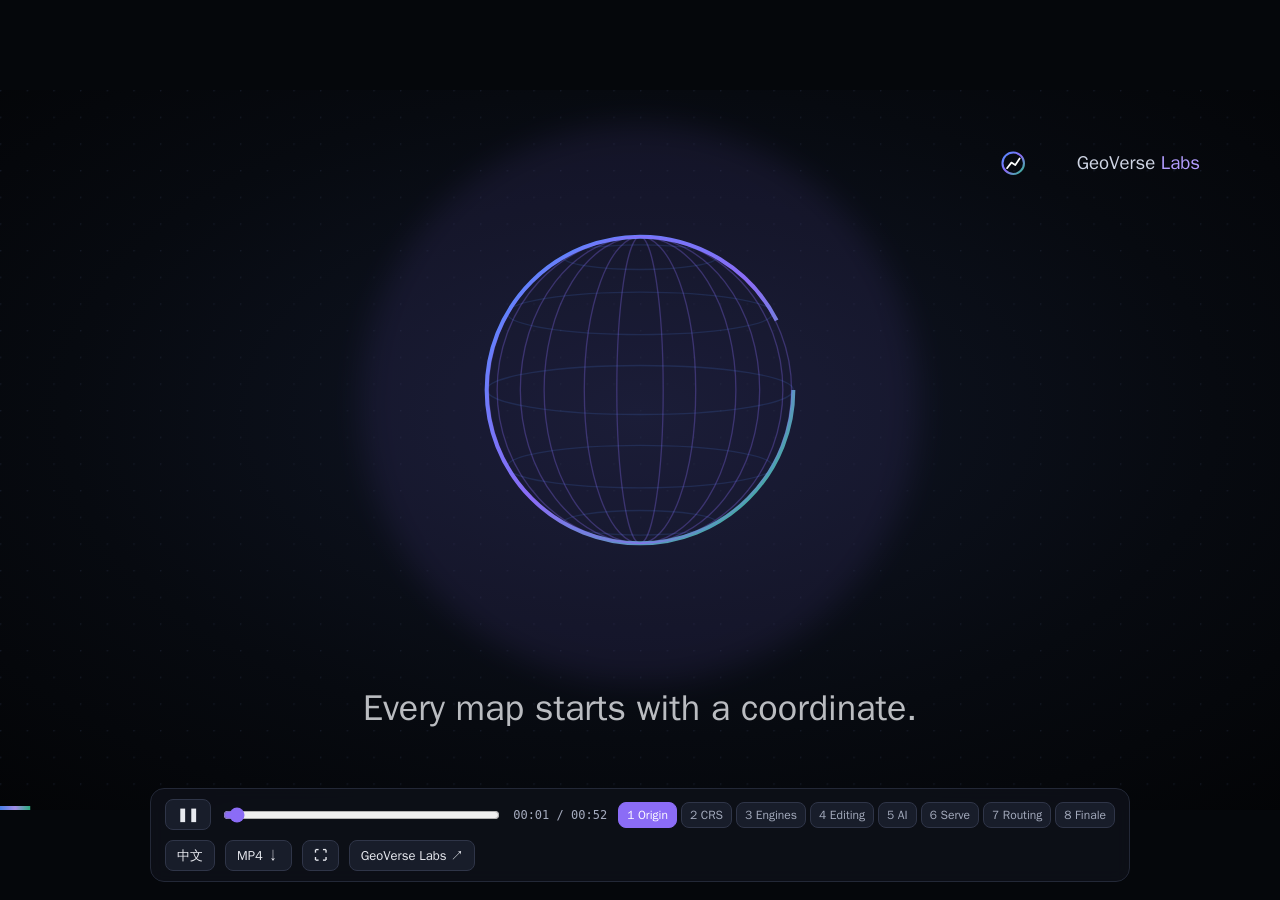
<file: film/index.html>
<!doctype html>
<html lang="zh-CN">
<head>
<meta charset="utf-8">
<meta name="viewport" content="width=device-width, initial-scale=1">
<title>GeoVerse Labs — 宣传片 · Film</title>
<meta name="description" content="GeoVerse Labs 52 秒宣传片：国内坐标系、双引擎地图 SDK、协作编辑平台、AI 空间运行时、瓦片服务与浏览器内寻路。">
<meta property="og:type" content="video.other">
<meta property="og:site_name" content="GeoVerse Labs">
<meta property="og:title" content="GeoVerse Labs — Film">
<meta property="og:description" content="The whole spatial toolchain in 52 seconds.">
<meta property="og:url" content="https://geoverselabs.github.io/.github/film/">
<meta property="og:image" content="https://geoverselabs.github.io/.github/assets/film/og-film.jpg">
<meta property="og:image:width" content="1200">
<meta property="og:image:height" content="630">
<meta property="og:video" content="https://geoverselabs.github.io/.github/assets/film/geoverse-film-en.mp4">
<meta property="og:video:type" content="video/mp4">
<meta property="og:video:width" content="1920">
<meta property="og:video:height" content="1080">
<meta name="twitter:card" content="summary_large_image">
<meta name="theme-color" content="#05070b">
<link rel="icon" href="../assets/logo.svg" type="image/svg+xml">
<style>
  :root {
    --bg: #05070b;
    --font: "Inter", "Noto Sans SC", -apple-system, BlinkMacSystemFont, "Segoe UI", "PingFang SC", "Hiragino Sans GB", "Microsoft YaHei", "WenQuanYi Zen Hei", sans-serif;
    --mono: "JetBrains Mono", ui-monospace, "SF Mono", Consolas, "DejaVu Sans Mono", monospace;
    color-scheme: dark;
  }
  html, body { margin: 0; height: 100%; background: var(--bg); color: #e8eaf0; font-family: var(--font); overflow: hidden; }
  .stage { position: fixed; inset: 0; display: grid; place-items: center; }
  #film { width: min(100vw, calc(100vh * 16 / 9)); height: auto; aspect-ratio: 16 / 9; display: block; }
  #film text { font-family: var(--font); }
  #film .mono { font-family: var(--mono); }
  .controls {
    position: fixed; left: 50%; bottom: 18px; transform: translateX(-50%);
    width: min(980px, calc(100vw - 24px)); box-sizing: border-box;
    display: flex; align-items: center; gap: 10px; flex-wrap: wrap;
    padding: 10px 14px; border-radius: 14px;
    background: rgba(14, 17, 25, .86); border: 1px solid #232837; backdrop-filter: blur(8px);
    font: 13px/1.2 var(--font); transition: opacity .3s;
  }
  .controls.idle { opacity: 0; pointer-events: none; }
  .controls button, .controls a {
    font: 600 13px/1 var(--font); color: #e8eaf0; background: #181d2a; border: 1px solid #2f3548;
    border-radius: 8px; padding: 8px 11px; cursor: pointer; text-decoration: none; white-space: nowrap;
  }
  .controls button:hover, .controls a:hover { border-color: #4a5370; }
  #scrub { flex: 1 1 240px; accent-color: #8b6cf6; min-width: 160px; }
  #time { font: 12px var(--mono); color: #a4abbd; min-width: 96px; text-align: center; }
  .chapters { display: flex; gap: 4px; flex-wrap: wrap; }
  .chapters button { padding: 6px 8px; font-size: 12px; color: #a4abbd; }
  .chapters button.on { color: #fff; background: #8b6cf6; border-color: #8b6cf6; }
  body.capture .controls, body.embed .controls { display: none; }
  @media (max-width: 640px) { .chapters { display: none; } .controls { gap: 6px; padding: 8px; } }
</style>
<script>
  (function () {
    var l = null, q = new URLSearchParams(location.search);
    if (q.get('lang') === 'en' || q.get('lang') === 'zh') l = q.get('lang');
    else { try { l = localStorage.getItem('gv-lang'); } catch (e) { /* ignore */ } }
    if (!l) l = /^zh/i.test(navigator.language || '') ? 'zh' : 'en';
    window.__lang = l;
    document.documentElement.lang = l === 'en' ? 'en' : 'zh-CN';
  })();
</script>
</head>
<body>
<div class="stage">
  <svg id="film" viewBox="0 0 1920 1080" role="img" aria-label="GeoVerse Labs film"></svg>
</div>
<div class="controls" id="controls">
  <button type="button" id="play" aria-label="Play / pause">❚❚</button>
  <input type="range" id="scrub" min="0" max="52000" step="10" value="0" aria-label="Seek">
  <span id="time">00:00 / 00:52</span>
  <div class="chapters" id="chapters"></div>
  <button type="button" id="lang">EN</button>
  <a id="dl" href="../assets/film/geoverse-film-zh.mp4" download>MP4 ↓</a>
  <button type="button" id="fs" aria-label="Fullscreen">⛶</button>
  <a href="../">GeoVerse Labs ↗</a>
</div>

<script>
(function () {
  'use strict';
  var NS = 'http://www.w3.org/2000/svg';
  var svg = document.getElementById('film');
  var Q = new URLSearchParams(location.search);
  var CAPTURE = Q.get('capture') === '1';
  var EMBED = Q.get('embed') === '1';
  if (CAPTURE) document.body.classList.add('capture');
  if (EMBED) document.body.classList.add('embed');
  var LANG = window.__lang;
  var TOTAL = 52;

  /* ---------------- helpers ---------------- */
  function el(tag, attrs, parent) {
    var e = document.createElementNS(NS, tag);
    if (attrs) for (var k in attrs) e.setAttribute(k, attrs[k]);
    (parent || svg).appendChild(e);
    return e;
  }
  function set(e, attrs) { for (var k in attrs) e.setAttribute(k, attrs[k]); }
  function clamp(v, a, b) { return Math.max(a === undefined ? 0 : a, Math.min(b === undefined ? 1 : b, v)); }
  function seg(t, a, b) { return clamp((t - a) / (b - a)); }
  function ease(x) { return x < .5 ? 4 * x * x * x : 1 - Math.pow(-2 * x + 2, 3) / 2; }
  function easeOut(x) { return 1 - Math.pow(1 - x, 3); }
  function lerp(a, b, t) { return a + (b - a) * t; }
  function rng(seed) { var s = seed; return function () { s = (s * 16807) % 2147483647; return (s - 1) / 2147483646; }; }
  var I18N = [];
  function txt(parent, attrs, zh, en) {
    var t = el('text', attrs, parent);
    I18N.push({ el: t, zh: zh, en: en });
    t.textContent = LANG === 'en' ? en : zh;
    return t;
  }
  function relabel() {
    I18N.forEach(function (r) { r.el.textContent = LANG === 'en' ? r.en : r.zh; });
    fitPills();
  }
  var PILLS = [];
  function pill(parent, x, y, color, zh, en, opts) {
    opts = opts || {};
    var g = el('g', { transform: 'translate(' + x + ' ' + y + ')' }, parent);
    var h = opts.h || 52, fs = opts.fs || 24;
    var r = el('rect', { x: 0, y: -h / 2, height: h, rx: h / 2, fill: opts.fill || 'rgba(16,19,26,.92)', stroke: opts.stroke || '#2f3548', 'stroke-width': 1.5 }, g);
    var dot = el('circle', { cx: h / 2, cy: 0, r: fs * .3, fill: color }, g);
    var t = txt(g, { x: h / 2 + fs * .75, y: fs * .36, 'font-size': fs, 'font-weight': opts.weight || 600, fill: opts.textFill || '#e8eaf0', class: opts.mono ? 'mono' : '' }, zh, en === undefined ? zh : en);
    var p = { g: g, rect: r, text: t, h: h, fs: fs, align: opts.align || 'left', x: x, y: y, dot: dot };
    PILLS.push(p);
    return p;
  }
  function fitPills() {
    PILLS.forEach(function (p) {
      var w = p.text.getComputedTextLength() + p.h / 2 + p.fs * .75 + p.h * .45;
      p.rect.setAttribute('width', w);
      p.w = w;
      if (p.align === 'right') p.g.setAttribute('transform', 'translate(' + (p.x - w) + ' ' + p.y + ')');
      if (p.align === 'center') p.g.setAttribute('transform', 'translate(' + (p.x - w / 2) + ' ' + p.y + ')');
    });
  }
  function caption(g, zh, en, subZh, subEn) {
    var c = el('g', {}, g);
    var main = txt(c, { x: 960, y: 940, 'text-anchor': 'middle', 'font-size': 54, 'font-weight': 700, fill: '#f2f4f8' }, zh, en);
    var sub = subZh ? txt(c, { x: 960, y: 1000, 'text-anchor': 'middle', 'font-size': 29, fill: '#a4abbd' }, subZh, subEn) : null;
    return {
      g: c,
      show: function (lt, a, b) {
        var i = easeOut(seg(lt, a, a + .6)), o = b === undefined ? 1 : 1 - seg(lt, b, b + .4);
        c.setAttribute('opacity', Math.min(i, o));
        c.setAttribute('transform', 'translate(0 ' + (1 - i) * 18 + ')');
      }
    };
  }

  /* ---------------- defs + backdrop ---------------- */
  var defs = el('defs');
  defs.innerHTML =
    '<linearGradient id="brand" x1="0" y1="0" x2="1" y2="1"><stop offset="0" stop-color="#4f8cff"/><stop offset=".5" stop-color="#8b6cf6"/><stop offset="1" stop-color="#2fbf8a"/></linearGradient>' +
    '<linearGradient id="brandH" x1="0" y1="0" x2="1" y2="0"><stop offset="0" stop-color="#4f8cff"/><stop offset=".5" stop-color="#b39dff"/><stop offset="1" stop-color="#2fbf8a"/></linearGradient>' +
    '<radialGradient id="vig" cx=".5" cy=".45" r=".75"><stop offset="0" stop-color="#101626"/><stop offset=".6" stop-color="#070a10"/><stop offset="1" stop-color="#030406"/></radialGradient>' +
    '<pattern id="dots" width="40" height="40" patternUnits="userSpaceOnUse"><circle cx="1" cy="1" r="1.2" fill="#1a2030"/></pattern>' +
    '<filter id="glow" x="-50%" y="-50%" width="200%" height="200%"><feGaussianBlur stdDeviation="7" result="b"/><feMerge><feMergeNode in="b"/><feMergeNode in="SourceGraphic"/></feMerge></filter>' +
    '<filter id="soft" x="-50%" y="-50%" width="200%" height="200%"><feGaussianBlur stdDeviation="22"/></filter>' +
    '<clipPath id="frameClip"><rect x="240" y="170" width="1440" height="630" rx="22"/></clipPath>' +
    '<clipPath id="clipL"><rect id="clipLr" x="240" y="170" width="720" height="630"/></clipPath>' +
    '<clipPath id="clipR"><rect id="clipRr" x="960" y="170" width="720" height="630"/></clipPath>';
  el('rect', { width: 1920, height: 1080, fill: 'url(#vig)' });
  el('rect', { width: 1920, height: 1080, fill: 'url(#dots)', opacity: .7 });
  var glowBlob = el('circle', { cx: 960, cy: 470, r: 420, fill: '#8b6cf6', opacity: .08, filter: 'url(#soft)' });

  var SCENES = [];
  function scene(start, end, titleZh, titleEn) {
    var g = el('g', { display: 'none' });
    var s = { start: start, end: end, g: g, update: function () {}, zh: titleZh, en: titleEn };
    SCENES.push(s);
    return s;
  }

  /* =========================================================
     S1 · ORIGIN  (0 – 6)
     ========================================================= */
  var s1 = scene(0, 6, '坐标', 'Origin');
  (function () {
    var root = el('g', {}, s1.g);
    var globe = el('g', {}, root);
    var R = 230;
    var outer = el('circle', { r: R, fill: 'none', stroke: 'url(#brand)', 'stroke-width': 6, pathLength: 1, 'stroke-dasharray': 1, 'stroke-dashoffset': 1 }, globe);
    var mer = [];
    for (var k = 0; k < 6; k++) mer.push(el('ellipse', { rx: R, ry: R, fill: 'none', stroke: '#8b6cf6', 'stroke-width': 2, opacity: 0 }, globe));
    var par = [];
    [-60, -30, 0, 30, 60].forEach(function (lat) {
      var rx = R * Math.cos(lat * Math.PI / 180);
      par.push(el('ellipse', { cx: 0, cy: -R * Math.sin(lat * Math.PI / 180), rx: rx, ry: rx * .16, fill: 'none', stroke: '#4f8cff', 'stroke-width': 2, opacity: 0 }, globe));
    });
    var D = { x: 92, y: -118 };
    var rings = [0, 1].map(function () { return el('circle', { cx: D.x, cy: D.y, r: 10, fill: 'none', stroke: '#fcd34d', 'stroke-width': 3, opacity: 0 }, globe); });
    var dot = el('circle', { cx: D.x, cy: D.y, r: 11, fill: '#fcd34d', opacity: 0, filter: 'url(#glow)' }, globe);
    var coord = el('text', { x: 960, y: 790, 'text-anchor': 'middle', 'font-size': 34, fill: '#fcd34d', class: 'mono', 'letter-spacing': 2 }, root);
    var COORD = '39.9087° N   116.3974° E';
    var cap = caption(s1.g, '每一张地图，都从一个坐标开始。', 'Every map starts with a coordinate.');
    s1.update = function (lt) {
      set(outer, { 'stroke-dashoffset': 1 - ease(seg(lt, .2, 1.6)) });
      var ph = lt * .55;
      mer.forEach(function (m, i) {
        set(m, { rx: Math.abs(R * Math.cos(ph + i * Math.PI / 6)), opacity: .5 * seg(lt, .6, 1.6) });
      });
      par.forEach(function (p) { p.setAttribute('opacity', .35 * seg(lt, .8, 1.8)); });
      var a = seg(lt, 1.4, 1.8);
      dot.setAttribute('opacity', a);
      rings.forEach(function (r, i) {
        var f = ((lt * 1.1) + i * .5) % 1;
        set(r, { r: 12 + f * 46, opacity: a * (1 - f) });
      });
      var n = Math.floor(seg(lt, 1.8, 3.0) * COORD.length);
      coord.textContent = COORD.slice(0, n) + (n < COORD.length && lt > 1.8 && Math.floor(lt * 4) % 2 ? '▍' : '');
      coord.setAttribute('opacity', 1 - seg(lt, 4.9, 5.4));
      cap.show(lt, 1.0, 4.9);
      var z = 1 + 5 * ease(seg(lt, 4.9, 6.2));
      globe.setAttribute('transform', 'translate(960 450) translate(' + D.x + ' ' + D.y + ') scale(' + z + ') translate(' + (-D.x) + ' ' + (-D.y) + ')');
    };
  })();

  /* =========================================================
     S2 · THREE COORDINATE SYSTEMS  (6 – 13)
     ========================================================= */
  var s2 = scene(6, 13, '坐标系', 'CRS');
  (function () {
    var tag = pill(s2.g, 120, 110, '#8b6cf6', 'GeoVerse SDK · 国内坐标系', 'GeoVerse SDK · China CRS');
    var streets = el('g', { opacity: 0 }, s2.g);
    var st = el('g', { transform: 'rotate(-8 960 520)' }, streets);
    for (var x = 120; x <= 1800; x += 120) el('line', { x1: x, y1: 140, x2: x, y2: 900, stroke: x % 480 === 0 ? '#25314a' : '#161d2b', 'stroke-width': x % 480 === 0 ? 9 : 4 }, st);
    for (var y = 160; y <= 900; y += 110) el('line', { x1: 80, y1: y, x2: 1840, y2: y, stroke: y === 600 ? '#25314a' : '#161d2b', 'stroke-width': y === 600 ? 9 : 4 }, st);
    var C = { x: 820, y: 570 }, G = { x: 820 + 192, y: 570 - 56 }, B = { x: 820 + 390, y: 570 - 296 };
    function marker(color, label, sub, left) {
      var g = el('g', { opacity: 0 }, s2.g);
      var dx = left ? -36 : 36, anchor = left ? 'end' : 'start';
      el('circle', { r: 30, fill: color, opacity: .18 }, g);
      el('circle', { r: 13, fill: color, stroke: '#05070b', 'stroke-width': 3 }, g);
      var l = txt(g, { x: dx, y: -8, 'font-size': 30, 'font-weight': 700, fill: color, class: 'mono', 'text-anchor': anchor }, label[0], label[1]);
      var s = txt(g, { x: dx, y: 28, 'font-size': 23, fill: '#a4abbd', 'text-anchor': anchor }, sub[0], sub[1]);
      return { g: g, l: l, s: s };
    }
    var aW = el('line', { stroke: '#6f778b', 'stroke-width': 3, 'stroke-dasharray': '8 8' }, s2.g);
    var aB = el('line', { stroke: '#6f778b', 'stroke-width': 3, 'stroke-dasharray': '8 8' }, s2.g);
    var mB = marker('#fb7185', ['BD-09', 'BD-09'], ['百度 · +1378 m', 'Baidu · +1,378 m']);
    var mG = marker('#fbbf24', ['GCJ-02', 'GCJ-02'], ['高德 / 腾讯 · +555 m', 'Amap / Tencent · +555 m']);
    var mW = marker('#ffffff', ['WGS-84', 'WGS-84'], ['真实位置 · GPS', 'True position · GPS'], true);
    var check = el('circle', { cx: C.x, cy: C.y, r: 40, fill: 'none', stroke: '#2fbf8a', 'stroke-width': 4, opacity: 0 }, s2.g);
    var cap1 = caption(s2.g, '在中国，同一个点有三套坐标。', 'In China, one place has three sets of coordinates.',
      'WGS-84 · GCJ-02 · BD-09——相差数百米，甚至上千米', 'WGS-84 · GCJ-02 · BD-09 — hundreds of metres, even a kilometre apart');
    var cap2 = caption(s2.g, 'GeoVerse 对外恒为 WGS-84，纠偏在引擎里完成。', 'GeoVerse speaks WGS-84. Correction happens inside the engine.',
      'OpenLayers 在投影层纠偏，MapLibre 在数据出入边界纠偏', 'At the projection layer in OpenLayers, at the data boundary in MapLibre');
    s2.update = function (lt) {
      tag.g.setAttribute('opacity', seg(lt, .1, .6));
      streets.setAttribute('opacity', seg(lt, 0, .7));
      var w = easeOut(seg(lt, .3, .8));
      set(mW.g, { opacity: w, transform: 'translate(' + C.x + ' ' + C.y + ') scale(' + (.6 + .4 * w) + ')' });
      var back = ease(seg(lt, 4.4, 5.4));
      var g1 = ease(seg(lt, 1.2, 2.2)) * (1 - back), b1 = ease(seg(lt, 2.4, 3.4)) * (1 - back);
      var gx = lerp(C.x, G.x, g1), gy = lerp(C.y, G.y, g1);
      var bx = lerp(gx, B.x, b1), by = lerp(gy, B.y, b1);
      set(mG.g, { opacity: seg(lt, 1.2, 1.5) * (1 - seg(lt, 5.1, 5.4)), transform: 'translate(' + gx + ' ' + gy + ')' });
      set(mB.g, { opacity: seg(lt, 2.4, 2.7) * (1 - seg(lt, 5.1, 5.4)), transform: 'translate(' + bx + ' ' + by + ')' });
      mG.s.setAttribute('opacity', seg(lt, 2.0, 2.4)); mB.s.setAttribute('opacity', seg(lt, 3.2, 3.6));
      set(aW, { x1: C.x, y1: C.y, x2: gx, y2: gy, opacity: seg(lt, 1.4, 1.8) * (1 - back) });
      set(aB, { x1: gx, y1: gy, x2: bx, y2: by, opacity: seg(lt, 2.6, 3.0) * (1 - back) });
      var ck = seg(lt, 5.3, 5.9);
      set(check, { opacity: ck * (1 - seg(lt, 6.6, 7)), r: 30 + ck * 26 });
      streets.setAttribute('transform', 'translate(' + (1 - back) * -16 + ' ' + (1 - back) * 6 + ')');
      cap1.show(lt, .7, 4.2);
      cap2.show(lt, 4.6);
    };
  })();

  /* =========================================================
     S3 · DUAL ENGINE (SDK)  (13 – 20)
     ========================================================= */
  var s3 = scene(13, 20, '双引擎', 'Engines');
  (function () {
    var tag = pill(s3.g, 120, 110, '#8b6cf6', 'GeoVerse SDK', 'GeoVerse SDK');
    var frame = el('g', { 'clip-path': 'url(#frameClip)' }, s3.g);
    var r = rng(13);
    function riverY(x) { return 520 + 80 * Math.sin((x - 240) / 230) - (x - 240) * .04; }
    var riverD = 'M 200 ' + riverY(200);
    for (var x = 220; x <= 1720; x += 20) riverD += ' L ' + x + ' ' + riverY(x).toFixed(1);
    var blocks = [];
    for (var bx = 250; bx < 1680; bx += 70) for (var by = 180; by < 800; by += 70) {
      if (Math.abs(by + 20 - riverY(bx + 20)) < 75 || r() < .42) continue;
      var w = 22 + r() * 30, h = 22 + r() * 30;
      blocks.push([bx + 8 + r() * 10, by + 8 + r() * 10, w, h]);
    }
    var parks = ['M 300 210 L 520 200 L 540 330 L 330 360 Z', 'M 1300 640 L 1520 610 L 1560 760 L 1330 790 Z', 'M 820 210 L 980 220 L 960 300 L 800 290 Z'];
    var majors = ['M 240 330 L 1680 300', 'M 240 700 L 1680 730', 'M 560 170 L 600 800', 'M 1180 170 L 1150 800', 'M 240 800 L 900 170'];
    function city(st, clip) {
      var g = el('g', { 'clip-path': 'url(#' + clip + ')' }, frame);
      el('rect', { x: 240, y: 170, width: 1440, height: 630, fill: st.bg }, g);
      var grid = el('g', { stroke: st.minor, 'stroke-width': st.minorW }, g);
      for (var x2 = 240; x2 <= 1680; x2 += 70) el('line', { x1: x2, y1: 170, x2: x2 + 20, y2: 800 }, grid);
      for (var y2 = 170; y2 <= 800; y2 += 70) el('line', { x1: 240, y1: y2, x2: 1680, y2: y2 - 14 }, grid);
      parks.forEach(function (d) { el('path', { d: d, fill: st.park }, g); });
      el('path', { d: riverD, fill: 'none', stroke: st.water, 'stroke-width': 64, 'stroke-linecap': 'round' }, g);
      var bg = el('g', { fill: st.bldg }, g);
      blocks.forEach(function (b) { el('rect', { x: b[0], y: b[1], width: b[2], height: b[3], rx: st.round }, bg); });
      var mg = el('g', { fill: 'none', stroke: st.major, 'stroke-width': st.majorW, 'stroke-linecap': 'round', filter: st.glow ? 'url(#glow)' : null }, g);
      if (!st.glow) mg.removeAttribute('filter');
      majors.forEach(function (d) { el('path', { d: d }, mg); });
      if (st.tiles) {
        var tg = el('g', { stroke: 'rgba(79,140,255,.14)', 'stroke-width': 1.5 }, g);
        for (var x3 = 240; x3 <= 1680; x3 += 256) el('line', { x1: x3, y1: 170, x2: x3, y2: 800 }, tg);
        for (var y3 = 170; y3 <= 800; y3 += 256) el('line', { x1: 240, y1: y3, x2: 1680, y2: y3 }, tg);
      }
      return g;
    }
    city({ bg: '#0d1424', minor: '#1b2741', minorW: 3, park: '#13283d', water: '#1c3f70', bldg: '#18233c', round: 0, major: '#4f8cff', majorW: 9, tiles: true }, 'clipL');
    city({ bg: '#0a1613', minor: '#163029', minorW: 3.5, park: '#113a2d', water: '#13493d', bldg: '#14302a', round: 5, major: '#2fbf8a', majorW: 10, glow: true }, 'clipR');
    el('rect', { x: 240, y: 170, width: 1440, height: 630, rx: 22, fill: 'none', stroke: '#2f3548', 'stroke-width': 2 }, s3.g);
    var divider = el('g', {}, s3.g);
    el('rect', { x: -2, y: 170, width: 4, height: 630, fill: '#fff', opacity: .9 }, divider);
    el('circle', { cx: 0, cy: 485, r: 26, fill: '#e8eaf0' }, divider);
    el('text', { x: 0, y: 494, 'text-anchor': 'middle', 'font-size': 24, 'font-weight': 700, fill: '#0a0c11' }, divider).textContent = '‹ ›';
    var cl = pill(s3.g, 268, 214, '#4f8cff', 'OpenLayers 10', 'OpenLayers 10');
    var cr = pill(s3.g, 1652, 214, '#2fbf8a', 'MapLibre GL 5', 'MapLibre GL 5', { align: 'right' });
    var code = el('g', { transform: 'translate(272 640)' }, s3.g);
    el('rect', { width: 620, height: 128, rx: 16, fill: 'rgba(8,10,16,.9)', stroke: '#2f3548', 'stroke-width': 1.5 }, code);
    var l1 = el('text', { x: 28, y: 52, 'font-size': 27, class: 'mono' }, code);
    var l2 = el('text', { x: 28, y: 98, 'font-size': 27, class: 'mono' }, code);
    function codeLine(t, engine, on, color) {
      t.innerHTML = '<tspan fill="' + (on ? color : '#4a5370') + '">' + (on ? '▸ ' : '  ') + '</tspan>' +
        '<tspan fill="' + (on ? '#7dd3fc' : '#3a4258') + '">createMap</tspan><tspan fill="' + (on ? '#cfd5e4' : '#3a4258') + '">({ engine: </tspan>' +
        '<tspan fill="' + (on ? '#86efac' : '#3a4258') + '">\'' + engine + '\'</tspan><tspan fill="' + (on ? '#cfd5e4' : '#3a4258') + '"> })</tspan>';
    }
    var cap = caption(s3.g, '一套 API，两种渲染引擎。', 'One API. Two rendering engines.',
      '坐标恒为 WGS-84；引擎独有能力走 getEngine() 逃生舱', 'Coordinates stay WGS-84; engine-only features through the getEngine() escape hatch');
    var clipL = document.getElementById('clipLr'), clipR = document.getElementById('clipRr');
    var lastActive = null;
    s3.update = function (lt) {
      tag.g.setAttribute('opacity', seg(lt, .1, .6));
      var sx;
      if (lt < 1) sx = 1680;
      else if (lt < 2.4) sx = lerp(1680, 240, ease(seg(lt, 1, 2.4)));
      else if (lt < 3.6) sx = lerp(240, 960, ease(seg(lt, 2.4, 3.6)));
      else sx = 960 + 300 * Math.sin((lt - 3.6) * 1.5);
      set(clipL, { width: Math.max(0, sx - 240) });
      set(clipR, { x: sx, width: Math.max(0, 1680 - sx) });
      divider.setAttribute('transform', 'translate(' + sx + ' 0)');
      divider.setAttribute('opacity', seg(lt, .8, 1.1));
      cl.g.setAttribute('opacity', clamp((sx - 300) / 300));
      cr.g.setAttribute('opacity', clamp((1620 - sx) / 300));
      var active = sx > 960 ? 'ol' : 'libre';
      if (active !== lastActive) {
        codeLine(l1, 'ol', active === 'ol', '#4f8cff');
        codeLine(l2, 'libre', active === 'libre', '#2fbf8a');
        lastActive = active;
      }
      code.setAttribute('opacity', seg(lt, 1.2, 1.7));
      cap.show(lt, .6);
    };
  })();

  /* =========================================================
     S4 · EDITING & COLLABORATION (Live)  (20 – 27)
     ========================================================= */
  var s4 = scene(20, 27, '编辑协作', 'Editing');
  (function () {
    var tag = pill(s4.g, 120, 110, '#4f8cff', 'GeoVerse Live', 'GeoVerse Live');
    var win = el('g', {}, s4.g);
    el('rect', { x: 240, y: 160, width: 1440, height: 640, rx: 22, fill: '#0d111a', stroke: '#2f3548', 'stroke-width': 2 }, win);
    el('path', { d: 'M 262 160 H 1658 A 22 22 0 0 1 1680 182 V 210 H 240 V 182 A 22 22 0 0 1 262 160 Z', fill: '#141823' }, win);
    ['#fb7185', '#fbbf24', '#34d399'].forEach(function (c, i) { el('circle', { cx: 272 + i * 26, cy: 185, r: 7, fill: c, opacity: .8 }, win); });
    txt(win, { x: 960, y: 194, 'text-anchor': 'middle', 'font-size': 22, fill: '#a4abbd' }, 'GeoVerse Live · 城市更新规划', 'GeoVerse Live · Urban renewal plan');
    el('rect', { x: 240, y: 210, width: 70, height: 590, fill: '#10141e' }, win);
    for (var i = 0; i < 7; i++) el('rect', { x: 257, y: 232 + i * 64, width: 36, height: 36, rx: 9, fill: i === 3 ? '#8b6cf6' : '#1d2333' }, win);
    var map = el('g', {}, win);
    el('rect', { x: 310, y: 210, width: 1060, height: 590, fill: '#0e1420' }, map);
    var mg = el('g', { stroke: '#1a2233', 'stroke-width': 6 }, map);
    el('line', { x1: 310, y1: 470, x2: 1370, y2: 500 }, mg); el('line', { x1: 760, y1: 210, x2: 820, y2: 800 }, mg);
    el('line', { x1: 310, y1: 760, x2: 1370, y2: 610 }, mg);
    var gl = el('g', { stroke: '#141b29', 'stroke-width': 2 }, map);
    for (var x = 310; x < 1370; x += 60) el('line', { x1: x, y1: 210, x2: x, y2: 800 }, gl);
    for (var y = 210; y < 800; y += 60) el('line', { x1: 310, y1: y, x2: 1370, y2: y }, gl);
    // history panel
    el('rect', { x: 1370, y: 210, width: 310, height: 590, fill: '#10141e' }, win);
    el('path', { d: 'M 1370 210 V 800', stroke: '#232837', 'stroke-width': 2 }, win);
    txt(win, { x: 1396, y: 254, 'font-size': 22, 'font-weight': 700, fill: '#e8eaf0' }, '版本历史', 'History');
    var vers = [
      ['v13', '三路合并 ✓', 'Three-way merge ✓', '#2fbf8a', 5.4],
      ['v12', '移动顶点 · B', 'Move vertex · B', '#2fbf8a', 4.5],
      ['v11', '新建要素 · A', 'New feature · A', '#8b6cf6', 2.8]
    ];
    var vEls = vers.map(function (v) {
      var g = el('g', { opacity: 0 }, win);
      el('rect', { x: 0, y: 0, width: 270, height: 64, rx: 12, fill: '#181d2a', stroke: '#2f3548' }, g);
      el('circle', { cx: 24, cy: 32, r: 7, fill: v[3] }, g);
      el('text', { x: 42, y: 41, 'font-size': 22, 'font-weight': 700, fill: '#e8eaf0', class: 'mono' }, g).textContent = v[0];
      txt(g, { x: 98, y: 40, 'font-size': 18, fill: '#a4abbd' }, v[1], v[2]);
      return { g: g, t: v[4] };
    });
    var P = [[560, 320], [860, 270], [1040, 410], [980, 630], [700, 690], [520, 520]];
    var drag = [1110, 470];
    var fill = el('path', { fill: '#8b6cf6', 'fill-opacity': 0, stroke: 'none' }, map);
    var edge = el('path', { fill: 'none', stroke: '#b39dff', 'stroke-width': 4, 'stroke-linejoin': 'round' }, map);
    var handles = P.map(function () { return el('rect', { width: 16, height: 16, x: -8, y: -8, fill: '#0e1420', stroke: '#b39dff', 'stroke-width': 3, opacity: 0 }, map); });
    function cursor(color, name) {
      var g = el('g', { opacity: 0 }, s4.g);
      el('path', { d: 'M0 0 L0 34 L9 26 L16 42 L22 39 L15 24 L27 24 Z', fill: color, stroke: '#05070b', 'stroke-width': 2 }, g);
      var lab = el('g', { transform: 'translate(24 46)' }, g);
      var r = el('rect', { x: 0, y: 0, height: 32, rx: 8, fill: color }, lab);
      var t = txt(lab, { x: 10, y: 23, 'font-size': 19, 'font-weight': 700, fill: '#05070b' }, name[0], name[1]);
      return { g: g, r: r, t: t };
    }
    var cA = cursor('#b39dff', ['编辑者 A', 'Editor A']);
    var cB = cursor('#5fe0b0', ['编辑者 B', 'Editor B']);
    var bubble = el('g', { opacity: 0 }, s4.g);
    var bub = el('rect', { x: 0, y: 0, height: 60, rx: 14, fill: '#f2f4f8' }, bubble);
    el('path', { d: 'M 26 0 L 20 -18 L 48 0 Z', fill: '#f2f4f8' }, bubble);
    var bubT = txt(bubble, { x: 20, y: 39, 'font-size': 22, 'font-weight': 600, fill: '#0a0c11' }, '边界已对齐道路 · 已解决 ✓', 'Boundary follows the road · Resolved ✓');
    var cap = caption(s4.g, '专业编辑 · 版本历史 · 实时协作', 'Precise editing · Version history · Live collaboration',
      '多人同时改图，冲突自动检测、按字段三路合并', 'Edit together — conflicts are detected and merged field by field');
    function curPos(lt) {
      // cursor A walks the vertices, then rests
      var T0 = .3, dt = .38;
      if (lt < T0) return [P[0][0] - 120, P[0][1] + 80];
      for (var i = 0; i < P.length; i++) {
        var a = T0 + i * dt;
        if (lt < a + dt) {
          var from = i === 0 ? [P[0][0] - 120, P[0][1] + 80] : P[i - 1];
          var f = ease(seg(lt, a - (i === 0 ? 0 : dt * .9), a));
          return [lerp(from[0], P[i][0], f), lerp(from[1], P[i][1], f)];
        }
      }
      var f2 = ease(seg(lt, T0 + P.length * dt, T0 + P.length * dt + .35));
      return [lerp(P[P.length - 1][0], P[0][0], f2), lerp(P[P.length - 1][1], P[0][1], f2)];
    }
    s4.update = function (lt) {
      tag.g.setAttribute('opacity', seg(lt, .1, .6));
      var T0 = .3, dt = .38;
      var placed = Math.min(P.length, Math.max(0, Math.floor((lt - T0) / dt) + 1));
      var dragF = ease(seg(lt, 3.3, 4.3));
      var pts = P.map(function (p, i) { return i === 2 ? [lerp(p[0], drag[0], dragF), lerp(p[1], drag[1], dragF)] : p; });
      var cp = curPos(lt);
      var closed = lt > T0 + P.length * dt + .35;
      var d = '';
      for (var i = 0; i < placed; i++) d += (i ? ' L ' : 'M ') + pts[i][0] + ' ' + pts[i][1];
      if (placed && !closed) d += ' L ' + cp[0] + ' ' + cp[1];
      if (closed) d += ' Z';
      edge.setAttribute('d', d || 'M 0 0');
      fill.setAttribute('d', closed ? d : 'M 0 0');
      fill.setAttribute('fill-opacity', .2 * seg(lt, 2.6, 3.0));
      handles.forEach(function (h, i) { set(h, { opacity: i < placed ? 1 : 0, transform: 'translate(' + pts[i][0] + ' ' + pts[i][1] + ')', stroke: i === 2 && dragF > 0 && dragF < 1 ? '#5fe0b0' : '#b39dff' }); });
      set(cA.g, { opacity: seg(lt, .1, .4) * (1 - seg(lt, 3.2, 3.6)), transform: 'translate(' + cp[0] + ' ' + cp[1] + ')' });
      var bp = lt < 3.3 ? [lerp(1500, P[2][0], ease(seg(lt, 2.6, 3.3))), lerp(760, P[2][1], ease(seg(lt, 2.6, 3.3)))] : pts[2];
      set(cB.g, { opacity: seg(lt, 2.6, 2.9), transform: 'translate(' + bp[0] + ' ' + bp[1] + ')' });
      vEls.forEach(function (v, i) {
        var a = easeOut(seg(lt, v.t, v.t + .4));
        var slot = vEls.filter(function (w) { return lt >= w.t; }).indexOf(v);
        var ytarget = 282 + (vEls.filter(function (w) { return lt >= w.t && w.t > v.t; }).length) * 78;
        set(v.g, { opacity: a, transform: 'translate(' + (1390 + (1 - a) * 60) + ' ' + ytarget + ')' });
        if (slot < 0) v.g.setAttribute('opacity', 0);
      });
      set(bubble, { opacity: easeOut(seg(lt, 5.0, 5.4)), transform: 'translate(' + (pts[3][0] - 30) + ' ' + (pts[3][1] + 36 + (1 - easeOut(seg(lt, 5.0, 5.4))) * 12) + ')' });
      cap.show(lt, .6);
    };
    s4.fit = function () {
      [cA, cB].forEach(function (c) { c.r.setAttribute('width', c.t.getComputedTextLength() + 20); });
      bub.setAttribute('width', bubT.getComputedTextLength() + 40);
    };
  })();

  /* =========================================================
     S5 · AI RUNTIME (SAR)  (27 – 34)
     ========================================================= */
  var s5 = scene(27, 34, 'AI', 'AI');
  (function () {
    var tag = pill(s5.g, 120, 110, '#e879f9', 'GeoVerse SAR', 'GeoVerse SAR');
    var map = el('g', {}, s5.g);
    el('rect', { x: 240, y: 170, width: 800, height: 630, rx: 22, fill: '#0c111b', stroke: '#2f3548', 'stroke-width': 2 }, map);
    el('path', { d: 'M 300 300 C 420 250 560 330 640 270 S 860 240 980 320 L 990 520 C 880 600 760 540 640 620 S 380 700 300 640 Z', fill: '#121a2a', stroke: '#1f2a40', 'stroke-width': 3 }, map);
    el('path', { d: 'M 420 260 L 470 690 M 700 250 L 760 700 M 300 470 L 990 440', stroke: '#1a2335', 'stroke-width': 3, fill: 'none' }, map);
    var r = rng(5);
    var cities = [];
    for (var i = 0; i < 16; i++) cities.push({ x: 320 + r() * 640, y: 260 + r() * 400, pop: Math.pow(r(), 2.2) });
    cities.sort(function (a, b) { return b.pop - a.pop; });
    var dots = cities.map(function (c, i) {
      var g = el('g', { transform: 'translate(' + c.x + ' ' + c.y + ')' }, map);
      var ring = el('circle', { r: 10, fill: 'none', stroke: '#ef4444', 'stroke-width': 3, opacity: 0 }, g);
      var d = el('circle', { r: 7 + c.pop * 20, fill: '#4f8cff', 'fill-opacity': .75, stroke: '#9cc0ff', 'stroke-width': 2 }, g);
      return { d: d, ring: ring, top: i < 5, base: 7 + c.pop * 20 };
    });
    var chat = el('g', {}, s5.g);
    el('rect', { x: 1080, y: 170, width: 600, height: 630, rx: 22, fill: '#0e121b', stroke: '#2f3548', 'stroke-width': 2 }, chat);
    txt(chat, { x: 1110, y: 218, 'font-size': 22, 'font-weight': 700, fill: '#e8eaf0' }, 'AI 助手 · 当前图层：城市', 'AI assistant · layer: cities');
    var ub = el('g', { opacity: 0 }, chat);
    el('rect', { x: 1110, y: 248, width: 540, height: 70, rx: 16, fill: '#8b6cf6' }, ub);
    var uT = el('text', { x: 1134, y: 291, 'font-size': 22, 'font-weight': 600, fill: '#fff' }, ub);
    var MSG = { zh: '把人口最多的 5 个城市标成红色', en: 'Highlight the 5 most populous cities in red' };
    var steps = [
      ['① 查询要素 · 按人口排序 · 前 5', '① Query features · by population · top 5', 1.5],
      ['② 预览变更 · dryRun · 5 个要素', '② Preview change · dryRun · 5 features', 2.0],
      ['③ 等待你的确认 → 提交', '③ Awaiting your approval → commit', 2.5]
    ];
    var sEls = steps.map(function (s, i) {
      var g = el('g', { opacity: 0 }, chat);
      el('rect', { x: 1110, y: 350 + i * 76, width: 540, height: 60, rx: 12, fill: '#141a26', stroke: '#2a3144' }, g);
      var st = el('circle', { cx: 1136, cy: 380 + i * 76, r: 7, fill: '#fbbf24' }, g);
      txt(g, { x: 1156, y: 387 + i * 76, 'font-size': 19, fill: '#cfd5e4', class: 'mono' }, s[0], s[1]);
      return { g: g, st: st, t: s[2] };
    });
    var approve = el('g', { opacity: 0 }, chat);
    var apR = el('rect', { x: 1110, y: 590, width: 200, height: 56, rx: 12, fill: '#2fbf8a' }, approve);
    txt(approve, { x: 1210, y: 626, 'text-anchor': 'middle', 'font-size': 22, 'font-weight': 700, fill: '#05070b' }, '批准并提交', 'Approve');
    var audit = el('g', { opacity: 0 }, chat);
    el('rect', { x: 1110, y: 676, width: 540, height: 96, rx: 12, fill: '#141a26', stroke: '#2a3144' }, audit);
    txt(audit, { x: 1134, y: 714, 'font-size': 21, fill: '#a4abbd', class: 'mono' }, '审计日志 · 3 次调用已入账', 'audit log · 3 invocations recorded', null);
    txt(audit, { x: 1134, y: 752, 'font-size': 21, fill: '#e879f9', class: 'mono' }, '↶ 一次撤销，整组回退', '↶ one undo reverts the whole step');
    var cap = caption(s5.g, 'AI 和人，走同一个漏斗。', 'AI goes through the same funnel as people.',
      '可预览、可审计、可撤销——提交由你决定', 'Previewable, auditable, undoable — you decide what gets committed');
    s5.update = function (lt) {
      tag.g.setAttribute('opacity', seg(lt, .1, .6));
      ub.setAttribute('opacity', seg(lt, .3, .6));
      var m = LANG === 'en' ? MSG.en : MSG.zh;
      uT.textContent = m.slice(0, Math.floor(seg(lt, .4, 1.3) * m.length));
      sEls.forEach(function (s, i) {
        s.g.setAttribute('opacity', easeOut(seg(lt, s.t, s.t + .3)));
        s.st.setAttribute('fill', lt > (i < 2 ? s.t + .45 : 3.3) ? '#2fbf8a' : '#fbbf24');
      });
      var ap = seg(lt, 2.8, 3.1);
      approve.setAttribute('opacity', ap * (1 - seg(lt, 3.9, 4.2) * .5));
      apR.setAttribute('fill', lt > 3.2 && lt < 3.5 ? '#5fe0b0' : '#2fbf8a');
      var red = seg(lt, 3.4, 4.0);
      dots.forEach(function (d, i) {
        if (!d.top) return;
        var f = seg(lt, 3.4 + i * .08, 3.8 + i * .08);
        set(d.d, { fill: f > .5 ? '#ef4444' : '#4f8cff', stroke: f > .5 ? '#fca5a5' : '#9cc0ff', r: d.base * (1 + .25 * Math.sin(f * Math.PI)) });
        var pf = ((lt - 3.4) * .9 + i * .2) % 1;
        set(d.ring, { r: d.base + 6 + pf * 26, opacity: red * (1 - pf) });
      });
      audit.setAttribute('opacity', easeOut(seg(lt, 4.3, 4.7)));
      cap.show(lt, .6);
    };
  })();

  /* =========================================================
     S6 · SERVE  (34 – 40)
     ========================================================= */
  var s6 = scene(34, 40, '服务', 'Serve');
  (function () {
    var tag = pill(s6.g, 120, 110, '#fbbf24', 'GeoVerse Serve', 'GeoVerse Serve');
    var src = ['PostGIS', 'MySQL 8', 'PMTiles', 'MBTiles', 'GeoJSON', 'GeoPackage'];
    var out = ['MVT · XYZ', 'WMTS 1.0', 'TileJSON 3.0', 'OGC API – Features', 'MCP'];
    var C = { x: 960, y: 470 };
    var curves = [], parts = [];
    var wires = el('g', { fill: 'none', stroke: '#232b3d', 'stroke-width': 3 }, s6.g);
    var pg = el('g', {}, s6.g);
    var srcP = src.map(function (s, i) {
      var y = 225 + i * 92;
      var p = pill(s6.g, 250, y, '#fbbf24', s, s, { h: 60, fs: 25 });
      curves.push({ a: [560, y], c1: [700, y], c2: [660, C.y], b: [780, C.y], d: 0, i: i });
      return p;
    });
    var outP = out.map(function (s, i) {
      var y = 255 + i * 100;
      var p = pill(s6.g, 1360, y, '#2fbf8a', s, s, { h: 60, fs: 25 });
      curves.push({ a: [1140, C.y], c1: [1240, C.y], c2: [1240, y], b: [1360, y], d: 1, i: i });
      return p;
    });
    curves.forEach(function (c) {
      c.path = el('path', { d: 'M' + c.a + ' C' + c.c1 + ' ' + c.c2 + ' ' + c.b }, wires);
      for (var k = 0; k < 3; k++) parts.push({ c: c, k: k, e: el('circle', { r: 6, fill: c.d ? '#5fe0b0' : '#fcd34d', opacity: 0 }, pg) });
    });
    var box = el('g', {}, s6.g);
    var glow = el('rect', { x: 780, y: 360, width: 360, height: 220, rx: 26, fill: '#fbbf24', opacity: .14, filter: 'url(#soft)' }, box);
    el('rect', { x: 780, y: 360, width: 360, height: 220, rx: 26, fill: '#11151f', stroke: '#fbbf24', 'stroke-width': 3 }, box);
    el('text', { x: 960, y: 462, 'text-anchor': 'middle', 'font-size': 46, 'font-weight': 700, fill: '#fde68a', class: 'mono' }, box).textContent = 'geoverse';
    txt(box, { x: 960, y: 510, 'text-anchor': 'middle', 'font-size': 20, fill: '#a4abbd' }, '单二进制 · 纯 Go · 无 CGO', 'single binary · pure Go · no CGO');
    var log = el('g', {}, s6.g);
    var LINES = [
      'GET  /tiles/roads/14/13489/6208.pbf   200  cache hit',
      'GET  /collections/cities/items?bbox=…  200  GeoJSON',
      'GET  /tiles/places.json               200  TileJSON',
      'GET  /tiles/roads/14/13490/6208.pbf   304  ETag',
      'POST /mcp  tools/call  query_features  200'
    ];
    var logEls = LINES.map(function (l) { return el('text', { x: 960, y: 0, 'text-anchor': 'middle', 'font-size': 20, fill: '#6f778b', class: 'mono', opacity: 0 }, log); });
    logEls.forEach(function (e, i) { e.textContent = LINES[i]; });
    function bez(c, u) {
      var v = 1 - u;
      return [v * v * v * c.a[0] + 3 * v * v * u * c.c1[0] + 3 * v * u * u * c.c2[0] + u * u * u * c.b[0],
              v * v * v * c.a[1] + 3 * v * v * u * c.c1[1] + 3 * v * u * u * c.c2[1] + u * u * u * c.b[1]];
    }
    s6.fit = function () {
      curves.forEach(function (c) {
        if (c.d) return;
        var p = srcP[c.i];
        c.a = [p.x + (p.w || 300) + 10, p.y];
        c.c1 = [c.a[0] + 140, p.y];
        c.path.setAttribute('d', 'M' + c.a + ' C' + c.c1 + ' ' + c.c2 + ' ' + c.b);
      });
    };
    var cap = caption(s6.g, '一个二进制，把数据发布成标准服务。', 'One binary turns your data into standard services.',
      'PostGIS · MySQL · PMTiles → MVT · WMTS · OGC API · MCP', 'PostGIS · MySQL · PMTiles → MVT · WMTS · OGC API · MCP');
    s6.update = function (lt) {
      tag.g.setAttribute('opacity', seg(lt, .1, .6));
      srcP.forEach(function (p, i) { var a = easeOut(seg(lt, .1 + i * .08, .5 + i * .08)); set(p.g, { opacity: a, transform: 'translate(' + (250 - (1 - a) * 40) + ' ' + p.y + ')' }); });
      outP.forEach(function (p, i) { var a = easeOut(seg(lt, 1.3 + i * .1, 1.7 + i * .1)); set(p.g, { opacity: a, transform: 'translate(' + (1360 + (1 - a) * 40) + ' ' + p.y + ')' }); });
      box.setAttribute('opacity', easeOut(seg(lt, .5, .9)));
      glow.setAttribute('opacity', .1 + .08 * Math.sin(lt * 4));
      wires.setAttribute('opacity', seg(lt, .5, 1));
      parts.forEach(function (p) {
        var start = p.c.d ? 1.4 : .7;
        if (lt < start) { p.e.setAttribute('opacity', 0); return; }
        var u = ((lt - start) * .55 + p.k / 3 + p.c.i * .11) % 1;
        var q = bez(p.c, u);
        set(p.e, { cx: q[0], cy: q[1], opacity: Math.sin(u * Math.PI) });
      });
      var n = Math.floor(clamp((lt - 1.6) / .55, 0, LINES.length));
      logEls.forEach(function (e, i) {
        var vis = i < n && i >= n - 3;
        var row = i - Math.max(0, n - 3);
        set(e, { y: 650 + row * 34, opacity: vis ? (i === n - 1 ? 1 : .55) : 0, fill: i === n - 1 ? '#cfd5e4' : '#6f778b' });
      });
      cap.show(lt, .5);
    };
  })();

  /* =========================================================
     S7 · LINE FINDER  (40 – 46)
     ========================================================= */
  var s7 = scene(40, 46, '寻路', 'Routing');
  (function () {
    var tag = pill(s7.g, 120, 110, '#22d3ee', 'GeoVerse Line Finder', 'GeoVerse Line Finder');
    var area = { x: 240, y: 170, w: 1000, h: 630 };
    el('rect', { x: area.x, y: area.y, width: area.w, height: area.h, rx: 22, fill: '#0a1218', stroke: '#2f3548', 'stroke-width': 2 }, s7.g);
    var r = rng(46), cols = 14, rows = 8, nodes = [], adj = [], edges = [];
    var gx = (area.w - 120) / (cols - 1), gy = (area.h - 120) / (rows - 1);
    for (var i = 0; i < rows; i++) for (var j = 0; j < cols; j++) {
      nodes.push({ x: area.x + 60 + j * gx + (r() - .5) * gx * .55, y: area.y + 60 + i * gy + (r() - .5) * gy * .55 });
      adj.push([]);
    }
    function id(i, j) { return i * cols + j; }
    function add(a, b, fast) {
      var dx = nodes[a].x - nodes[b].x, dy = nodes[a].y - nodes[b].y, L = Math.sqrt(dx * dx + dy * dy);
      var e = { a: a, b: b, w: L * (fast ? .55 : 1), fast: fast };
      edges.push(e); adj[a].push(e); adj[b].push(e);
    }
    for (i = 0; i < rows; i++) for (j = 0; j < cols; j++) {
      if (j + 1 < cols && (i === 4 || r() < .85)) add(id(i, j), id(i, j + 1), i === 4);
      if (i + 1 < rows && (j === 9 || r() < .8)) add(id(i, j), id(i + 1, j), j === 9);
      if (i + 1 < rows && j + 1 < cols && r() < .12) add(id(i, j), id(i + 1, j + 1), false);
    }
    var base = el('g', { stroke: '#1d3340', 'stroke-linecap': 'round' }, s7.g);
    edges.forEach(function (e) { el('line', { x1: nodes[e.a].x, y1: nodes[e.a].y, x2: nodes[e.b].x, y2: nodes[e.b].y, 'stroke-width': e.fast ? 7 : 3.5, stroke: e.fast ? '#24505e' : '#1d3340' }, base); });
    // A* (admissible: straight line × cheapest weight factor)
    var S = id(6, 0), T = id(1, 13);
    var g = nodes.map(function () { return Infinity; }), par = nodes.map(function () { return null; }), done = nodes.map(function () { return false; }), order = [];
    function h(u) { var dx = nodes[u].x - nodes[T].x, dy = nodes[u].y - nodes[T].y; return Math.sqrt(dx * dx + dy * dy) * .55; }
    g[S] = 0; var open = [S];
    while (open.length) {
      var bi = 0; for (i = 1; i < open.length; i++) if (g[open[i]] + h(open[i]) < g[open[bi]] + h(open[bi])) bi = i;
      var u = open.splice(bi, 1)[0]; if (done[u]) continue; done[u] = true; order.push(u); if (u === T) break;
      adj[u].forEach(function (e) { var v = e.a === u ? e.b : e.a; if (done[v]) return; var nd = g[u] + e.w; if (nd < g[v]) { g[v] = nd; par[v] = e; open.push(v); } });
    }
    var path = [T]; var cur = T; while (cur !== S) { cur = par[cur].a === cur ? par[cur].b : par[cur].a; path.unshift(cur); }
    var seen = el('path', { fill: 'none', stroke: 'rgba(34,211,238,.45)', 'stroke-width': 3.5, 'stroke-linecap': 'round' }, s7.g);
    var settled = order.map(function (n) { return el('circle', { cx: nodes[n].x, cy: nodes[n].y, r: 5, fill: '#22d3ee', opacity: 0 }, s7.g); });
    var routeD = path.map(function (n, k) { return (k ? 'L' : 'M') + nodes[n].x.toFixed(1) + ' ' + nodes[n].y.toFixed(1); }).join(' ');
    var route = el('path', { d: routeD, fill: 'none', stroke: '#67e8f9', 'stroke-width': 9, 'stroke-linejoin': 'round', 'stroke-linecap': 'round', pathLength: 1, 'stroke-dasharray': 1, 'stroke-dashoffset': 1, filter: 'url(#glow)' }, s7.g);
    [S, T].forEach(function (n, k) {
      el('circle', { cx: nodes[n].x, cy: nodes[n].y, r: 20, fill: 'none', stroke: k ? '#fcd34d' : '#22d3ee', 'stroke-width': 5 }, s7.g);
      el('circle', { cx: nodes[n].x, cy: nodes[n].y, r: 10, fill: '#fff' }, s7.g);
    });
    var algo = el('text', { x: area.x + 26, y: area.y + 44, 'font-size': 22, fill: '#6f778b', class: 'mono' }, s7.g);
    // right panel
    var panel = el('g', {}, s7.g);
    var big = el('text', { x: 1290, y: 262, 'font-size': 86, 'font-weight': 800, fill: '#e8eaf0', class: 'mono' }, panel);
    txt(panel, { x: 1294, y: 306, 'font-size': 25, fill: '#a4abbd' }, '个坐标的 OSM 路网 · 浏览器内建图', 'OSM coordinates · graph built in-browser');
    var chips = [pill(panel, 1290, 362, '#22d3ee', '零依赖', 'Zero deps', { h: 50, fs: 22 }), pill(panel, 1450, 362, '#22d3ee', 'A* · Dijkstra · ALT', 'A* · Dijkstra · ALT', { h: 50, fs: 22 })];
    var floors = el('g', { opacity: 0 }, s7.g);
    var F = [['F3', 470], ['F2', 580], ['F1', 690]];
    F.forEach(function (f) {
      el('path', { d: 'M 1330 ' + f[1] + ' L 1600 ' + f[1] + ' L 1660 ' + (f[1] + 70) + ' L 1390 ' + (f[1] + 70) + ' Z', fill: 'rgba(34,211,238,.06)', stroke: '#24505e', 'stroke-width': 2.5 }, floors);
      el('text', { x: 1300, y: f[1] + 44, 'font-size': 22, 'font-weight': 700, fill: '#6f778b', class: 'mono', 'text-anchor': 'end' }, floors).textContent = f[0];
    });
    var fr = el('path', { d: 'M 1410 742 L 1520 742 L 1520 522 L 1590 522', fill: 'none', stroke: '#67e8f9', 'stroke-width': 6, 'stroke-linejoin': 'round', pathLength: 1, 'stroke-dasharray': 1, 'stroke-dashoffset': 1 }, floors);
    el('rect', { x: 1508, y: 510, width: 24, height: 244, rx: 6, fill: 'none', stroke: '#fcd34d', 'stroke-width': 2, 'stroke-dasharray': '6 6' }, floors);
    txt(floors, { x: 1545, y: 640, 'font-size': 20, fill: '#fcd34d' }, '电梯', 'Elevator');
    var fl = txt(s7.g, { x: 1290, y: 800, 'font-size': 22, fill: '#a4abbd' }, '多楼层 · 电梯 / 楼梯 / 扶梯', 'Multi-level · elevators / stairs / escalators');
    s7.fit = function () { chips[1].g.setAttribute('transform', 'translate(' + (1290 + chips[0].w + 12) + ' 362)'); };
    var cap = caption(s7.g, '在浏览器里，算出最短的那条路。', 'Find the shortest path — right in the browser.',
      '零依赖 TypeScript · 带权最短路 · 多楼层室内寻路', 'Zero-dependency TypeScript · weighted shortest paths · multi-level indoor routing');
    s7.update = function (lt) {
      tag.g.setAttribute('opacity', seg(lt, .1, .6));
      var k = Math.floor(order.length * seg(lt, .4, 2.3));
      var d = '';
      for (var i = 0; i < k; i++) { var e = par[order[i]]; if (e) d += 'M' + nodes[e.a].x.toFixed(1) + ' ' + nodes[e.a].y.toFixed(1) + 'L' + nodes[e.b].x.toFixed(1) + ' ' + nodes[e.b].y.toFixed(1); }
      seen.setAttribute('d', d || 'M0 0');
      settled.forEach(function (c, i) { c.setAttribute('opacity', i < k ? (i > k - 5 && lt < 2.3 ? 1 : .7) : 0); });
      route.setAttribute('stroke-dashoffset', 1 - ease(seg(lt, 2.3, 3.2)));
      algo.textContent = 'A* · settled ' + k + ' / ' + nodes.length;
      big.textContent = Math.round(135417 * easeOut(seg(lt, .3, 1.8))).toLocaleString('en-US');
      panel.setAttribute('opacity', seg(lt, .2, .6));
      chips.forEach(function (c, i) { c.g.setAttribute('opacity', seg(lt, 1.2 + i * .2, 1.6 + i * .2)); });
      floors.setAttribute('opacity', seg(lt, 3.0, 3.4));
      fr.setAttribute('stroke-dashoffset', 1 - ease(seg(lt, 3.3, 4.6)));
      fl.setAttribute('opacity', seg(lt, 3.4, 3.8));
      cap.show(lt, .5);
    };
  })();

  /* =========================================================
     S8 · FINALE  (46 – 52)
     ========================================================= */
  var s8 = scene(46, 52, '全景', 'Finale');
  (function () {
    var stack = el('g', {}, s8.g);
    var ROWS = [
      [['应用', 'Apps'], [['GeoVerse Live', '#4f8cff']]],
      [['智能', 'AI'], [['GeoVerse SAR', '#e879f9'], ['GeoVerse Skills', '#fb7185']]],
      [['前端', 'Client'], [['GeoVerse SDK', '#8b6cf6'], ['Line Finder', '#22d3ee']]],
      [['服务', 'Serving'], [['GeoVerse Serve', '#fbbf24']]],
      [['数据', 'Data'], [['mybatis-plus-geometry', '#34d399']]]
    ];
    var rows = ROWS.map(function (row, i) {
      var g = el('g', { opacity: 0 }, stack);
      var y = 250 + i * 104;
      el('rect', { x: 480, y: y - 42, width: 960, height: 84, rx: 18, fill: 'rgba(20,24,35,.85)', stroke: '#232837', 'stroke-width': 1.5 }, g);
      txt(g, { x: 516, y: y + 9, 'font-size': 22, 'font-weight': 600, fill: '#6f778b', class: 'mono', 'letter-spacing': 2 }, row[0][0].toUpperCase(), row[0][1].toUpperCase());
      var ps = row[1].map(function (p, k) { return pill(g, 690 + k * 330, y, p[1], p[0], p[0], { h: 56, fs: 25 }); });
      return { g: g, y: y, ps: ps };
    });
    var logo = el('g', { opacity: 0 }, s8.g);
    var L = el('g', { transform: 'translate(960 400) scale(3.2) translate(-32 -32)' }, logo);
    var lc = el('circle', { cx: 32, cy: 32, r: 26, fill: 'none', stroke: 'url(#brand)', 'stroke-width': 5, pathLength: 1, 'stroke-dasharray': 1, 'stroke-dashoffset': 1 }, L);
    var le = el('ellipse', { cx: 32, cy: 32, rx: 11, ry: 26, fill: 'none', stroke: 'url(#brand)', 'stroke-width': 2.6, opacity: 0 }, L);
    var lh = el('path', { d: 'M7 32h50', stroke: 'url(#brand)', 'stroke-width': 2.6, opacity: 0 }, L);
    var lr = el('path', { d: 'M17 44 27.5 30.5 37 36.5 47.5 20.5', fill: 'none', stroke: '#fff', 'stroke-width': 4.2, 'stroke-linecap': 'round', 'stroke-linejoin': 'round', pathLength: 1, 'stroke-dasharray': 1, 'stroke-dashoffset': 1 }, L);
    var ld1 = el('circle', { cx: 47.5, cy: 20.5, r: 4.6, fill: '#fff', opacity: 0 }, L);
    var ld2 = el('circle', { cx: 17, cy: 44, r: 3.2, fill: '#fff', opacity: 0 }, L);
    var word = el('text', { x: 960, y: 640, 'text-anchor': 'middle', 'font-size': 104, 'font-weight': 800, fill: '#f2f4f8', 'letter-spacing': 1, opacity: 0 }, s8.g);
    word.innerHTML = 'GeoVerse <tspan fill="#b39dff" font-weight="500">Labs</tspan>';
    var tagline = txt(s8.g, { x: 960, y: 722, 'text-anchor': 'middle', 'font-size': 38, fill: '#a4abbd', opacity: 0 }, '为中国坐标系而生的 Web 地图基础设施', "Mapping infrastructure for the modern web, built for China's coordinate systems");
    var url = el('text', { x: 960, y: 810, 'text-anchor': 'middle', 'font-size': 32, fill: '#b39dff', class: 'mono', opacity: 0 }, s8.g);
    url.textContent = 'geoverselabs.github.io/.github';
    var bar = el('rect', { x: 760, y: 846, width: 400, height: 4, rx: 2, fill: 'url(#brandH)', opacity: 0 }, s8.g);
    s8.update = function (lt) {
      rows.forEach(function (r, i) {
        var a = easeOut(seg(lt, .15 + i * .16, .55 + i * .16));
        set(r.g, { opacity: a, transform: 'translate(0 ' + (1 - a) * 30 + ')' });
      });
      var out = ease(seg(lt, 2.5, 3.1));
      stack.setAttribute('opacity', 1 - out);
      stack.setAttribute('transform', 'translate(960 450) scale(' + (1 - .12 * out) + ') translate(-960 -450)');
      var a = seg(lt, 2.8, 3.1);
      logo.setAttribute('opacity', a);
      lc.setAttribute('stroke-dashoffset', 1 - ease(seg(lt, 2.8, 3.6)));
      le.setAttribute('opacity', .75 * seg(lt, 3.2, 3.6)); lh.setAttribute('opacity', .75 * seg(lt, 3.3, 3.7));
      lr.setAttribute('stroke-dashoffset', 1 - ease(seg(lt, 3.4, 4.0)));
      ld2.setAttribute('opacity', seg(lt, 3.4, 3.5)); ld1.setAttribute('opacity', seg(lt, 3.9, 4.0));
      var w = easeOut(seg(lt, 3.6, 4.1));
      set(word, { opacity: w, transform: 'translate(0 ' + (1 - w) * 20 + ')' });
      tagline.setAttribute('opacity', easeOut(seg(lt, 4.0, 4.5)));
      url.setAttribute('opacity', easeOut(seg(lt, 4.3, 4.8)));
      bar.setAttribute('opacity', seg(lt, 4.4, 4.9));
      bar.setAttribute('width', 400 * ease(seg(lt, 4.4, 5.2)));
      bar.setAttribute('x', 960 - 200 * ease(seg(lt, 4.4, 5.2)));
    };
  })();

  /* ---------------- global chrome ---------------- */
  var brand = el('g', { transform: 'translate(1800 110)' });
  var bl = el('g', { transform: 'translate(-300 -20) scale(.62)' }, brand);
  el('circle', { cx: 32, cy: 32, r: 26, fill: 'none', stroke: 'url(#brand)', 'stroke-width': 5 }, bl);
  el('path', { d: 'M17 44 27.5 30.5 37 36.5 47.5 20.5', fill: 'none', stroke: '#fff', 'stroke-width': 4.2, 'stroke-linecap': 'round', 'stroke-linejoin': 'round' }, bl);
  var bt = el('text', { x: 0, y: 9, 'text-anchor': 'end', 'font-size': 28, 'font-weight': 700, fill: '#cfd5e4' }, brand);
  bt.innerHTML = 'GeoVerse <tspan fill="#b39dff" font-weight="500">Labs</tspan>';
  var prog = el('rect', { x: 0, y: 1074, width: 0, height: 6, fill: 'url(#brandH)', opacity: .9 });

  /* ---------------- renderer ---------------- */
  var X = .35; // crossfade half-width (s)
  function render(t) {
    t = ((t % TOTAL) + TOTAL) % TOTAL;
    SCENES.forEach(function (s, i) {
      var a = s.start - (i === 0 ? 0 : X), b = s.end + (i === SCENES.length - 1 ? 0 : X);
      if (t < a || t >= b) { s.g.setAttribute('display', 'none'); return; }
      s.g.removeAttribute('display');
      var fi = i === 0 ? 1 : seg(t, s.start - X, s.start + X);
      var fo = i === SCENES.length - 1 ? 1 : 1 - seg(t, s.end - X, s.end + X);
      s.g.setAttribute('opacity', Math.min(fi, fo));
      s.update(t - s.start);
    });
    brand.setAttribute('opacity', (1 - seg(t, 45.6, 46.3)) * seg(t, .3, 1));
    glowBlob.setAttribute('opacity', .06 + .03 * Math.sin(t * .8));
    prog.setAttribute('width', 1920 * t / TOTAL);
  }

  function fitAll() { fitPills(); SCENES.forEach(function (s) { if (s.fit) s.fit(); }); }

  /* ---------------- playback ---------------- */
  var playing = !CAPTURE, t0 = 0, offset = 0, current = 0;
  var reduce = window.matchMedia && matchMedia('(prefers-reduced-motion: reduce)').matches;
  if (Q.get('t')) offset = parseFloat(Q.get('t')) || 0;
  if (reduce && !CAPTURE && !Q.get('t')) { playing = false; offset = 50; }
  var playBtn = document.getElementById('play'), scrub = document.getElementById('scrub'), time = document.getElementById('time');
  var langBtn = document.getElementById('lang'), dl = document.getElementById('dl'), chaptersEl = document.getElementById('chapters');
  function fmt(s) { s = Math.floor(s); return '00:' + (s < 10 ? '0' : '') + s; }
  function syncUI() {
    playBtn.textContent = playing ? '❚❚' : '▶';
    scrub.value = Math.round(current * 1000);
    time.textContent = fmt(current) + ' / 00:52';
    Array.prototype.forEach.call(chaptersEl.children, function (b, i) {
      b.classList.toggle('on', current >= SCENES[i].start && current < SCENES[i].end);
    });
  }
  SCENES.forEach(function (s, i) {
    var b = document.createElement('button');
    b.type = 'button'; b.dataset.i = i;
    b.addEventListener('click', function () { seek(s.start + .01); });
    chaptersEl.appendChild(b);
  });
  function labelChapters() {
    Array.prototype.forEach.call(chaptersEl.children, function (b, i) { b.textContent = (i + 1) + ' ' + (LANG === 'en' ? SCENES[i].en : SCENES[i].zh); });
    langBtn.textContent = LANG === 'en' ? '中文' : 'EN';
    dl.setAttribute('href', '../assets/film/geoverse-film-' + (LANG === 'en' ? 'en' : 'zh') + '.mp4');
    document.title = LANG === 'en' ? 'GeoVerse Labs — Film' : 'GeoVerse Labs — 宣传片';
  }
  function seek(s) { offset = clamp(s, 0, TOTAL - .001); t0 = performance.now(); current = offset; render(current); syncUI(); }
  function tick(now) {
    if (playing) {
      current = (offset + (now - t0) / 1000) % TOTAL;
      render(current);
      syncUI();
    }
    requestAnimationFrame(tick);
  }
  playBtn.addEventListener('click', function () { playing = !playing; seek(current); });
  scrub.addEventListener('input', function () { playing = false; seek(scrub.value / 1000); });
  langBtn.addEventListener('click', function () {
    LANG = LANG === 'en' ? 'zh' : 'en';
    try { localStorage.setItem('gv-lang', LANG); } catch (e) { /* ignore */ }
    document.documentElement.lang = LANG === 'en' ? 'en' : 'zh-CN';
    relabel(); fitAll(); labelChapters(); render(current);
  });
  document.getElementById('fs').addEventListener('click', function () {
    if (document.fullscreenElement) document.exitFullscreen(); else document.documentElement.requestFullscreen && document.documentElement.requestFullscreen();
  });
  document.addEventListener('keydown', function (e) {
    if (e.ctrlKey || e.metaKey || e.altKey) return; // leave browser shortcuts (Ctrl+L, Ctrl+F …) alone
    if (e.target === scrub && (e.key === 'ArrowLeft' || e.key === 'ArrowRight')) return; // the range input seeks itself
    if (e.key === ' ') { e.preventDefault(); playing = !playing; seek(current); }
    else if (e.key === 'ArrowRight') seek(current + 2);
    else if (e.key === 'ArrowLeft') seek(current - 2);
    else if (e.key >= '1' && e.key <= '8') seek(SCENES[+e.key - 1].start + .01);
    else if (e.key === 'l' || e.key === 'L') langBtn.click();
    else if (e.key === 'f' || e.key === 'F') document.getElementById('fs').click();
  });
  var controls = document.getElementById('controls'), idleTimer = null;
  function wake() { controls.classList.remove('idle'); clearTimeout(idleTimer); idleTimer = setTimeout(function () { controls.classList.add('idle'); }, 2600); }
  ['mousemove', 'touchstart', 'keydown'].forEach(function (ev) { document.addEventListener(ev, wake, { passive: true }); });

  labelChapters();
  var ready = (document.fonts && document.fonts.ready ? document.fonts.ready : Promise.resolve()).then(function () { fitAll(); render(current); });
  window.__render = function (t) { current = t; render(t); };
  window.__fit = function () { relabel(); fitAll(); render(current); };
  window.__ready = ready;
  window.__total = TOTAL;
  seek(offset);
  if (!CAPTURE) { wake(); requestAnimationFrame(tick); }
})();
</script>
</body>
</html>
</file>
